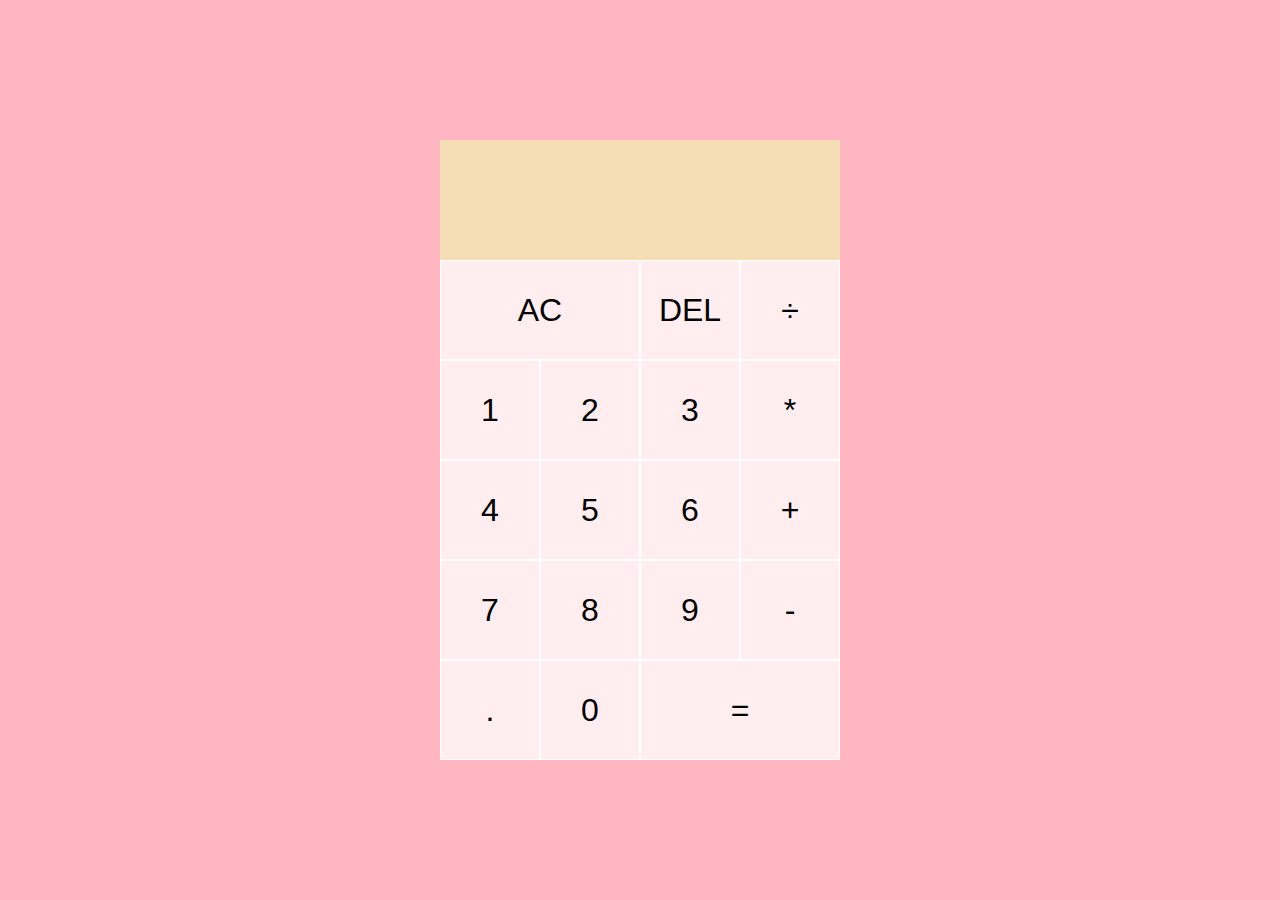
<file: calculator/index.html>
<!DOCTYPE html>
<html lang="en">
<head>
  <meta charset="UTF-8">
  <meta name="viewport" content="width=device-width, initial-scale=1.0">
  <meta http-equiv="X-UA-Compatible" content="ie=edge">
  <title>Calculator</title>
  <link href="style.css" rel="stylesheet">
  
</head>
<body>
  <div class="calculator-grid">
    <div class="output">
      <div data-previous-operand class="previous-operand"></div>
      <div data-current-operand class="current-operand"></div>
    </div>
    <button data-all-clear class="span-two">AC</button>
    <button data-delete>DEL</button>
    <button data-operation>÷</button>
    <button data-number>1</button>
    <button data-number>2</button>
    <button data-number>3</button>
    <button data-operation>*</button>
    <button data-number>4</button>
    <button data-number>5</button>
    <button data-number>6</button>
    <button data-operation>+</button>
    <button data-number>7</button>
    <button data-number>8</button>
    <button data-number>9</button>
    <button data-operation>-</button>
    <button data-number>.</button>
    <button data-number>0</button>
    <button data-equals class="span-two">=</button>
  </div>
  <script src="main.js" defer></script>
</body>
</html>
</file>
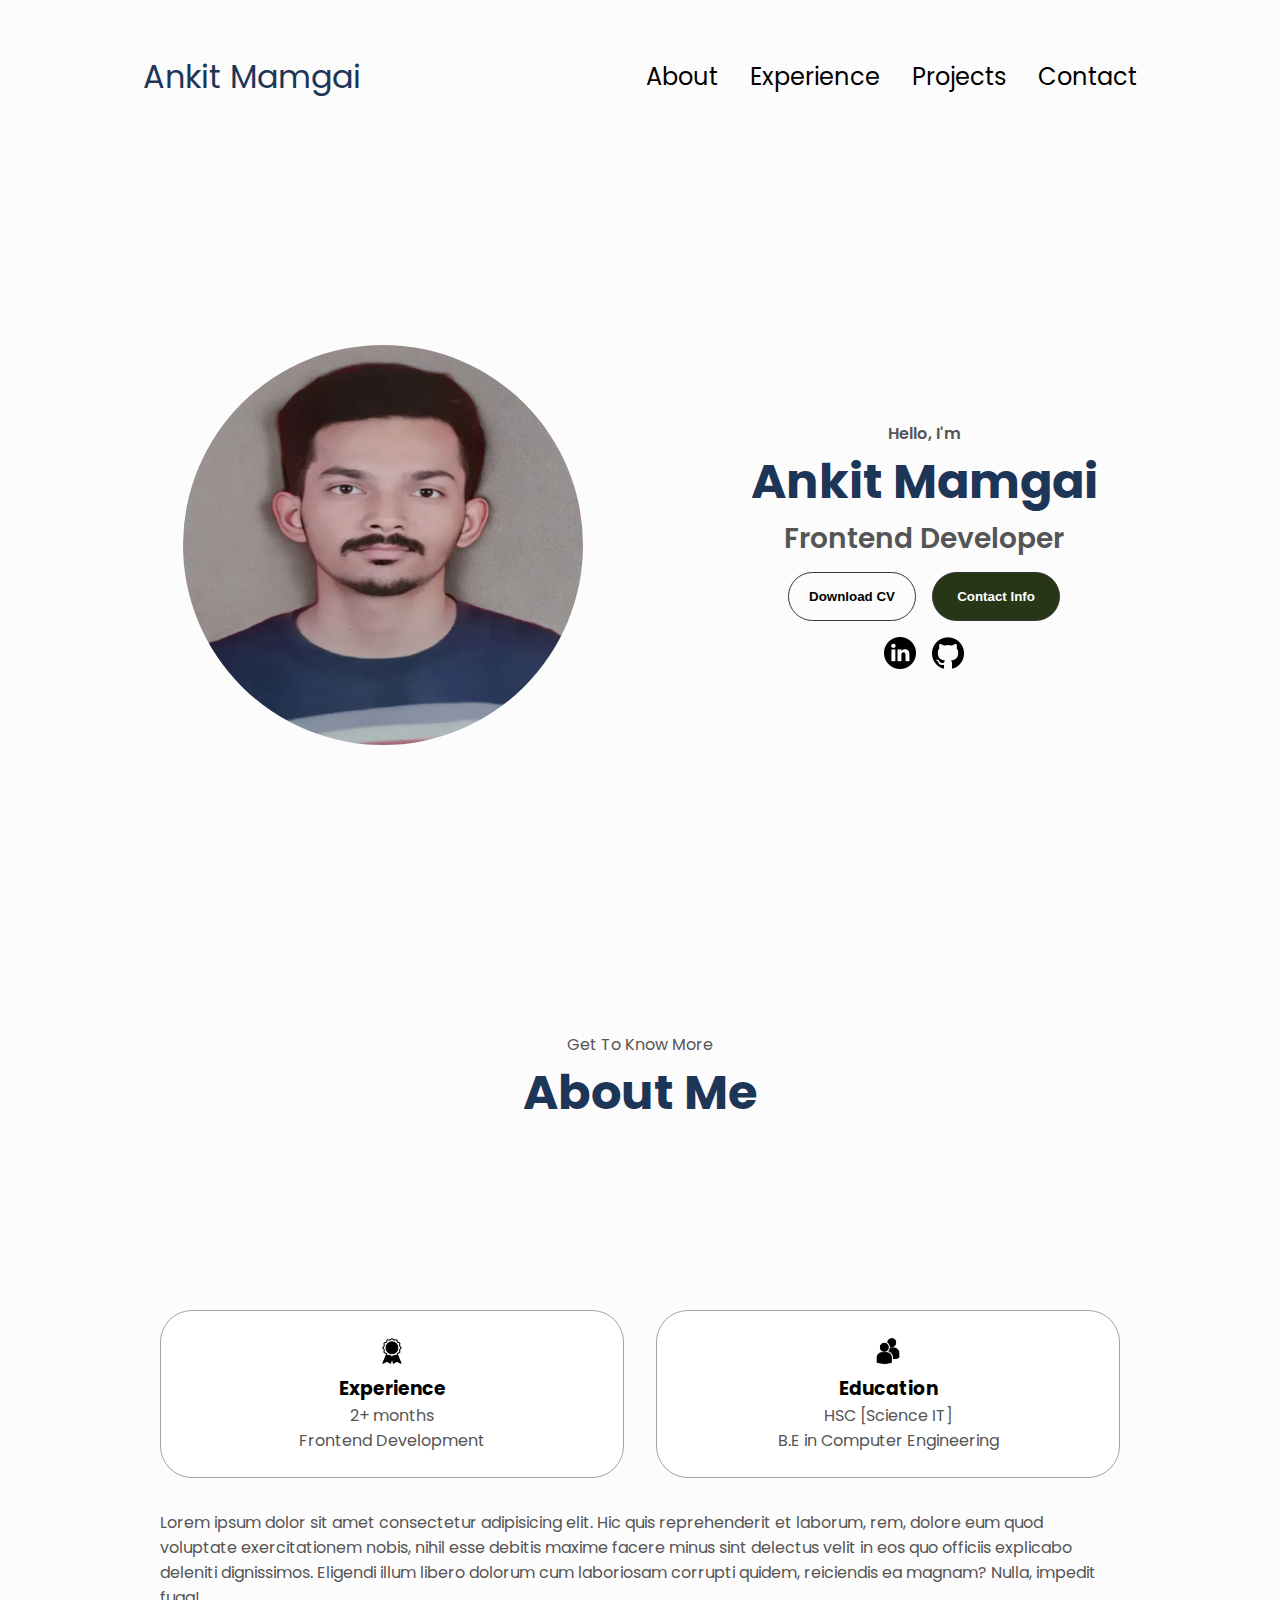
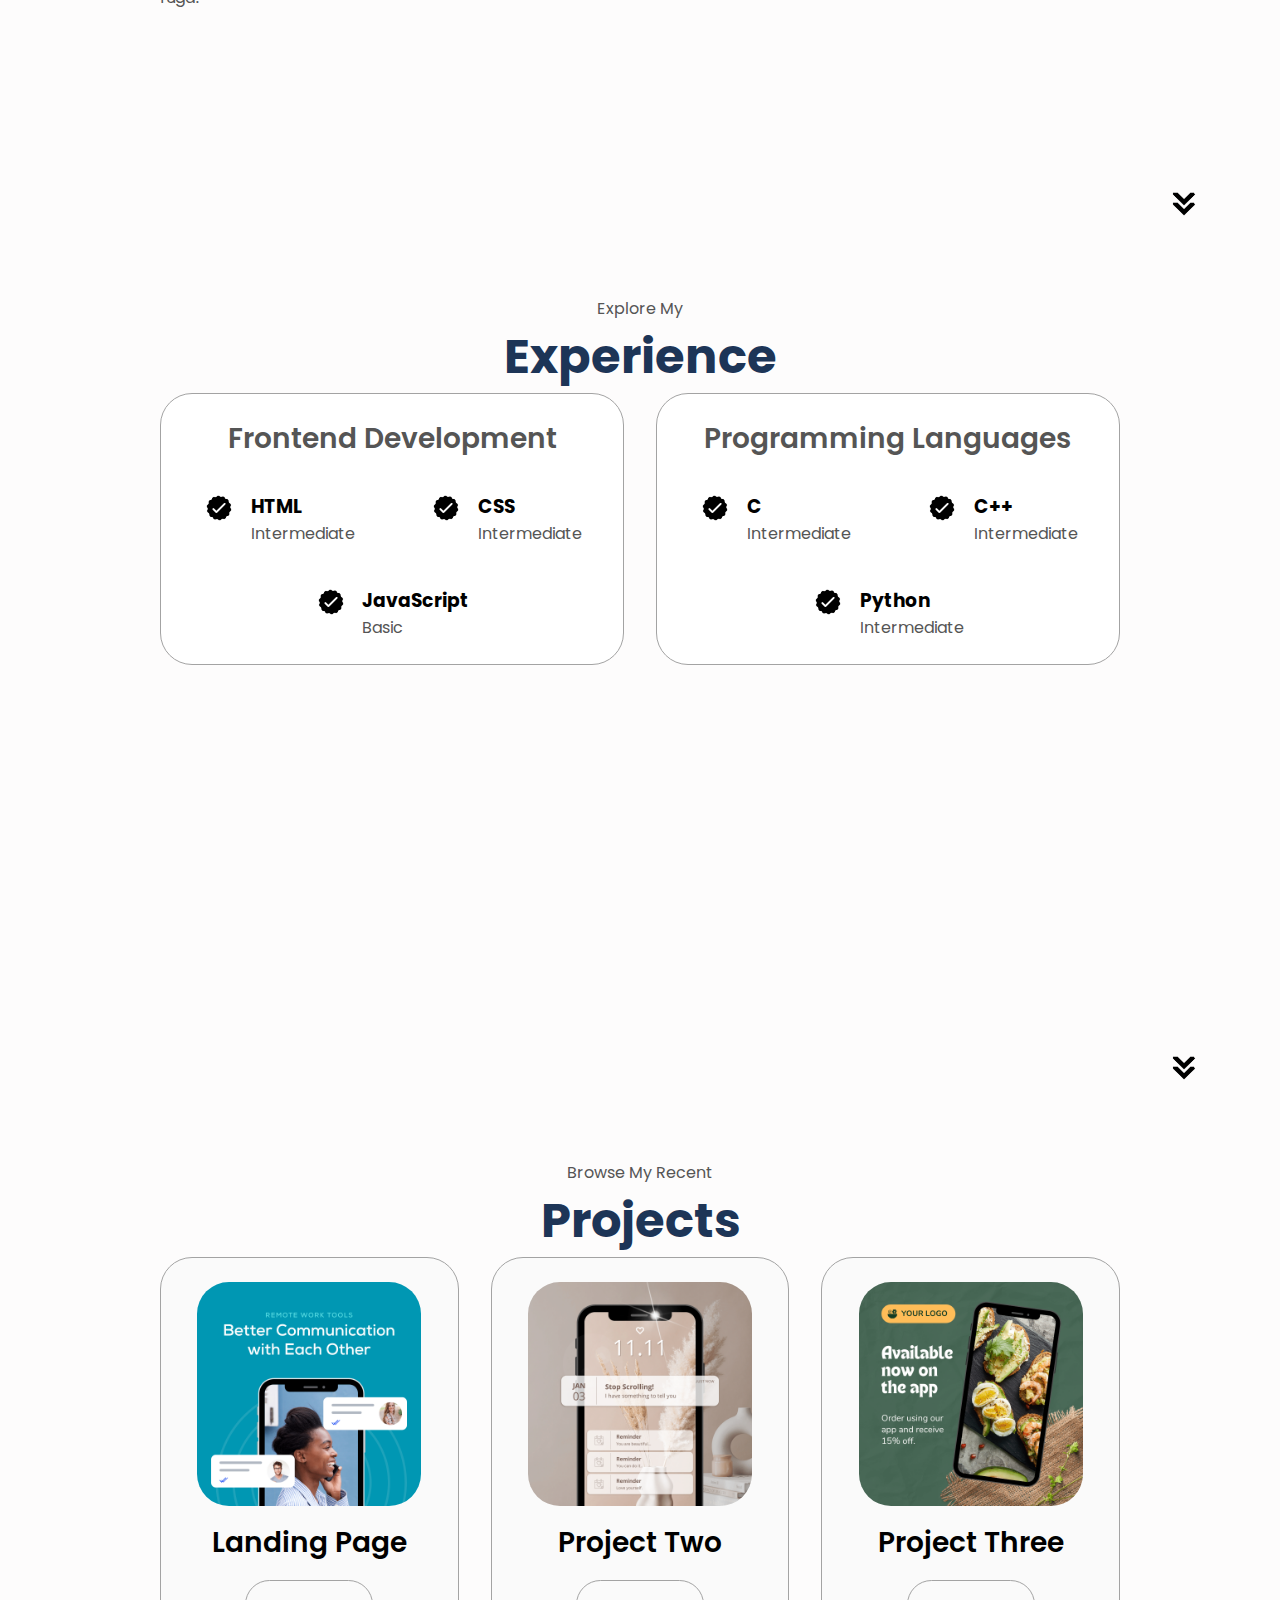
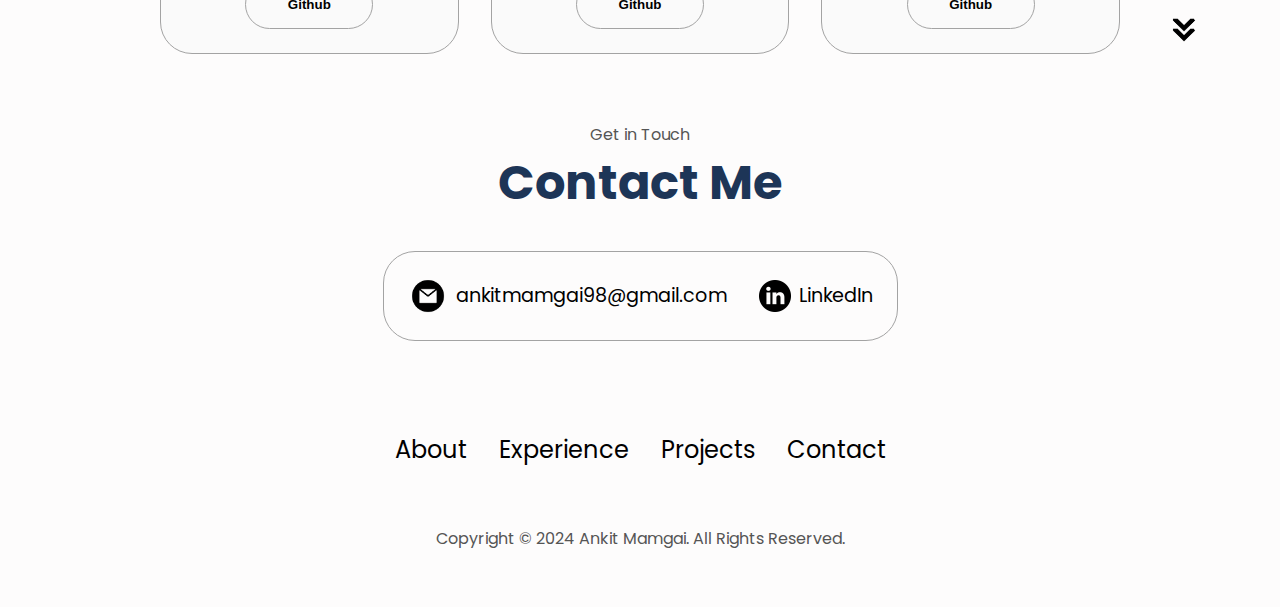
<file: portfolio/index.html>
<!DOCTYPE html>
<html lang="en">
  <head>
    <meta charset="UTF-8" />
    <meta http-equiv="X-UA-Compatible" content="IE=edge" />
    <meta name="viewport" content="width=device-width, initial-scale=1.0" />
    <title>My Portfolio</title>
    <link rel="stylesheet" href="style.css" />
    <link rel="stylesheet" href="mediaqueries.css" />
  </head>
  <body>
    <nav id="desktop-nav">
      <div  id="logo-name">Ankit Mamgai</div>
      <div>
        <ul class="nav-links">
          <li><a href="#about">About</a></li>
          <li><a href="#experience">Experience</a></li>
          <li><a href="#projects">Projects</a></li>
          <li><a href="#contact">Contact</a></li>
        </ul>
      </div>
    </nav>
    <nav id="hamburger-nav">
      <div class="logo">Ankit Mamgai</div>
      <div class="hamburger-menu">
        <div class="hamburger-icon" onclick="toggleMenu()">
          <span></span>
          <span></span>
          <span></span>
        </div>
        <div class="menu-links">
          <li><a href="#about" onclick="toggleMenu()">About</a></li>
          <li><a href="#experience" onclick="toggleMenu()">Experience</a></li>
          <li><a href="#projects" onclick="toggleMenu()">Projects</a></li>
          <li><a href="#contact" onclick="toggleMenu()">Contact</a></li>
        </div>
      </div>
    </nav>
    <section id="profile">
      <div class="section__pic-container">
        <img  class="ankit" src="./asssets/profile-pic.jpeg" alt="profile picture" />
      </div>
      <div class="section__text">
        <p class="section__text__p1">Hello, I'm</p>
        <h1 class="title">Ankit Mamgai</h1>
        <p class="section__text__p2">Frontend Developer</p>
        <div class="btn-container">
          <button
            class="btn btn-color-2"
            onclick="window.open('./asssets/resume-example.pdf')"
          >
            Download CV
          </button>
          <button class="btn btn-color-1" onclick="location.href='./#contact'">
            Contact Info
          </button>
        </div>
        <div id="socials-container">
          <img
            src="./asssets/linkedin.png"
            alt="My LinkedIn profile"
            class="icon"
            onclick="location.href='https://linkedin.com/'"
          />
          <img
            src="./asssets/github.png"
            alt="My Github profile"
            class="icon"
            onclick="location.href='https://github.com/'"
          />
        </div>
      </div>
    </section>
    <section id="about">
      <p class="section__text__p1">Get To Know More</p>
      <h1 class="title">About Me</h1>
      <div class="section-container">
        <!-- <div class="section__pic-container">
          <img
            src="./asssets/about-pic.png"
            alt="Profile picture"
            class="about-pic"
          />
        </div> -->
        <div class="about-details-container">
          <div class="about-containers">
            <div class="details-container">
              <img
                src="./asssets/experience.png"
                alt="Experience icon"
                class="icon"
              />
              <h3>Experience</h3>
              <p>2+ months <br />Frontend Development</p>
            </div>
            <div class="details-container">
              <img
                src="./asssets/education.png"
                alt="Education icon"
                class="icon"
              />
              <h3>Education</h3>
              <p>HSC [Science IT] <br />B.E in Computer Engineering</p>
            </div>
          </div>
          <div class="text-container">
            <p>
              Lorem ipsum dolor sit amet consectetur adipisicing elit. Hic quis
              reprehenderit et laborum, rem, dolore eum quod voluptate
              exercitationem nobis, nihil esse debitis maxime facere minus sint
              delectus velit in eos quo officiis explicabo deleniti dignissimos.
              Eligendi illum libero dolorum cum laboriosam corrupti quidem,
              reiciendis ea magnam? Nulla, impedit fuga!
            </p>
          </div>
        </div>
      </div>
      <img
        src="./asssets/arrow.png"
        alt="Arrow icon"
        class="icon arrow"
        onclick="location.href='./#experience'"
      />
    </section>
    <section id="experience">
      <p class="section__text__p1">Explore My</p>
      <h1 class="title">Experience</h1>
      <div class="experience-details-container">
        <div class="about-containers">
          <div class="details-container">
            <h2 class="experience-sub-title">Frontend Development</h2>
            <div class="article-container">
              <article>
                <img
                  src="./asssets/checkmark.png"
                  alt="Experience icon"
                  class="icon"
                />
                <div>
                  <h3>HTML</h3>
                  <p>Intermediate</p>
                </div>
              </article>
              <article>
                <img
                  src="./asssets/checkmark.png"
                  alt="Experience icon"
                  class="icon"
                />
                <div>
                  <h3>CSS</h3>
                  <p>Intermediate</p>
                </div>
              </article>
             
              <article>
                <img
                  src="./asssets/checkmark.png"
                  alt="Experience icon"
                  class="icon"
                />
                <div>
                  <h3>JavaScript</h3>
                  <p>Basic</p>
                </div>
              </article>
            </div>
          </div>
          <div class="details-container">
            <h2 class="experience-sub-title">Programming Languages</h2>
            <div class="article-container">
              
              <article>
                <img
                src="./asssets/checkmark.png"
                alt="Experience icon"
                class="icon"
              />
                <div>
                  <h3>C</h3>
                  <p>Intermediate</p>
                </div>
              </article>
              <article>
                <img
                  src="./asssets/checkmark.png"
                  alt="Experience icon"
                  class="icon"
                />
                <div>
                  <h3>C++</h3>
                  <p>Intermediate</p>
                </div>
              </article>
              <article>
                <img
                  src="./asssets/checkmark.png"
                  alt="Experience icon"
                  class="icon"
                />
                <div>
                  <h3>Python</h3>
                  <p>Intermediate</p>
                </div>
              </article>
            </div>
          </div>
        </div>
      </div>
      <img
        src="./asssets/arrow.png"
        alt="Arrow icon"
        class="icon arrow"
        onclick="location.href='./#projects'"
      />
    </section>
    <section id="projects">
      <p class="section__text__p1">Browse My Recent</p>
      <h1 class="title">Projects</h1>
      <div class="experience-details-container">
        <div class="about-containers">
          <div class="details-container color-container">
            <div class="article-container">
              <img
                src="./asssets/project-1.png"
                alt="Project 1"
                class="project-img"
              />
            </div>
            <h2 class="experience-sub-title project-title">Landing Page</h2>
            <div class="btn-container">
              <button
                class="btn btn-color-2 project-btn"
                onclick="location.href='https://github.com/'"
              >
                Github
              </button>
            
            </div>
          </div>
          <div class="details-container color-container">
            <div class="article-container">
              <img
                src="./asssets/project-2.png"
                alt="Project 2"
                class="project-img"
              />
            </div>
            <h2 class="experience-sub-title project-title">Project Two</h2>
            <div class="btn-container">
              <button
                class="btn btn-color-2 project-btn"
                onclick="location.href='https://github.com/'"
              >
                Github
              </button>
             
            </div>
          </div>
          <div class="details-container color-container">
            <div class="article-container">
              <img
                src="./asssets/project-3.png"
                alt="Project 3"
                class="project-img"
              />
            </div>
            <h2 class="experience-sub-title project-title">Project Three</h2>
            <div class="btn-container">
              <button
                class="btn btn-color-2 project-btn"
                onclick="location.href='https://github.com/'"
              >
                Github
              </button>
              
            </div>
          </div>
        </div>
      </div>
      <img
        src="./asssets/arrow.png"
        alt="Arrow icon"
        class="icon arrow"
        onclick="location.href='./#contact'"
      />
    </section>
    <section id="contact">
      <p class="section__text__p1">Get in Touch</p>
      <h1 class="title">Contact Me</h1>
      <div class="contact-info-upper-container">
        <div class="contact-info-container">
          <img
            src="./asssets/email.png"
            alt="Email icon"
            class="icon contact-icon email-icon"
          />
          <p><a href="mailto:examplemail@gmail.com">ankitmamgai98@gmail.com</a></p>
        </div>
        <div class="contact-info-container">
          <img
            src="./asssets/linkedin.png"
            alt="LinkedIn icon"
            class="icon contact-icon"
          />
          <p><a href="https://www.linkedin.com">LinkedIn</a></p>
        </div>
      </div>
    </section>

    <footer>
      <nav>
        <div class="nav-links-container">
          <ul class="nav-links">
            <li><a href="#about">About</a></li>
            <li><a href="#experience">Experience</a></li>
            <li><a href="#projects">Projects</a></li>
            <li><a href="#contact">Contact</a></li>
          </ul>
        </div>
      </nav>
      <p>Copyright &#169; 2024 Ankit Mamgai. All Rights Reserved.</p>
    </footer>
    <script src="main.js"></script>
  </body>
</html>
</file>
<file: calculator/style.css>
*, *::before, *::after {
    box-sizing: border-box;
    font-family: Gotham Rounded, sans-serif;
    font-weight: normal;
  }
  
  body {
    padding: 0;
    margin: 0;
    background: lightpink;
  }
  
  .calculator-grid {
    display: grid;
    justify-content: center;
    align-content: center;
    min-height: 100vh;
    grid-template-columns: repeat(4, 100px);
    grid-template-rows: minmax(120px, auto) repeat(5, 100px);
  }
  
  .calculator-grid > button {
    cursor: pointer;
    font-size: 2rem;
    border: 1px solid white;
    outline: none;
    background-color: rgba(255, 255, 255, .75);
  }
  
  .calculator-grid > button:hover {
    background-color: rgba(255, 255, 255, .9);
  }
  
  .span-two {
    grid-column: span 2;
  }
  
  .output {
    grid-column: 1 / -1;
    background-color:wheat;
    display: flex;
    align-items: flex-end;
    justify-content: space-around;
    flex-direction: column;
    padding: 10px;
    word-wrap: break-word;
    word-break: break-all;
  }
  
  .output .previous-operand {
    color: rgba(255, 255, 255, .75);
    font-size: 1.5rem;
  }
  
  .output .current-operand {
    color: white;
    font-size: 2.5rem;
  }
</file>
<file: portfolio/style.css>
/* GENERAL */

@import url("https://fonts.googleapis.com/css2?family=Poppins:wght@300;400;500;600&display=swap");

* {
  margin: 0;
  padding: 0;
}

body {
  font-family: "Poppins", sans-serif;
  background-color:rgb(253, 252, 252);
}

html {
  scroll-behavior: smooth;
}
.title{
color: #1D3557;
}

p {
  color: rgb(85, 85, 85);
}
#logo-name{
  color:#1D3557;
  font-size: 2rem;
}

/* TRANSITION */

a,
.btn {
  transition: all 300ms ease;
}

/* DESKTOP NAV */

nav,
.nav-links {
  display: flex;
}

nav {
  justify-content: space-around;
  align-items: center;
  height: 17vh;
}

.nav-links {
  gap: 2rem;
  list-style: none;
  font-size: 1.5rem;
}

a {
  color: black;
  text-decoration: none;
  text-decoration-color: white;
}

a:hover {
  color:#1D3557;
  text-decoration: underline;
  text-underline-offset: 1rem;
  text-decoration-color: #1D3557;
}

.logo {
  font-size: 2rem;
}

.logo:hover {
  cursor: default;
}

/* HAMBURGER MENU */

#hamburger-nav {
  display: none;
}

.hamburger-menu {
  position: relative;
  display: inline-block;
}

.hamburger-icon {
  display: flex;
  flex-direction: column;
  justify-content: space-between;
  height: 24px;
  width: 30px;
  cursor: pointer;
}

.hamburger-icon span {
  width: 100%;
  height: 2px;
  background-color: black;
  transition: all 0.3 ease-in-out;
}

.menu-links {
  position: absolute;
  top: 100%;
  right: 0;
  background-color:#F1FAEE;
  width: fit-content;
  max-height: 0;
  overflow: hidden;
  transition: all 0.3 ease-in-out;
}

.menu-links a {
  display: block;
  padding: 10px;
  text-align: center;
  font-size: 1.5rem;
  color: black;
  text-decoration: none;
  transition: all 0.3 ease-in-out;
}

.menu-links li {
  list-style: none;
}

.menu-links.open {
  max-height: 300px;
}

.hamburger-icon.open span:first-child {
  transform: rotate(45deg) translate(10px, 5px);
}

.hamburger-icon.open span:nth-child(2) {
  opacity: 0;
}

.hamburger-icon.open span:last-child {
  transform: rotate(-45deg) translate(10px, -5px);
}

.hamburger-icon span:first-child {
  transform: none;
}

.hamburger-icon span:first-child {
  opacity: 1;
}

.hamburger-icon span:first-child {
  transform: none;
}

/* SECTIONS */

section {
  padding-top: 4vh;
  height: 96vh;
  margin: 0 10rem;
  box-sizing: border-box;
  min-height: fit-content;
}

.section-container {
  display: flex;
}

/* PROFILE SECTION */

.ankit
{
  
    display: flex;
    height: 400px;
    width: 400px;
    margin: auto 0;
    border-radius: 50%;
}

#profile {
  display: flex;
  justify-content: center;
  gap: 10.5rem;
  height: 80vh;
}

.section__pic-container {
  display: flex;
  height: 400px;
  width: 400px;
  margin: auto 0;
}

.section__text {
  align-self: center;
  text-align: center;
}

.section__text p {
  font-weight: 600;
}

.section__text__p1 {
  text-align: center;
}

.section__text__p2 {
  font-size: 1.75rem;
  margin-bottom: 0.75rem;
}

.title {
  font-size: 3rem;
  text-align: center;
}

#socials-container {
  display: flex;
  justify-content: center;
  margin-top: 1rem;
  gap: 1rem;
}

/* ICONS */

.icon {
  cursor: pointer;
  height: 2rem;
}

/* BUTTONS */

.btn-container {
  display: flex;
  justify-content: center;
  gap: 1rem;
}

.btn {
  font-weight: 600;
  transition: all 300ms ease;
  padding: 1rem;
  width: 8rem;
  border-radius: 2rem;
}

.btn-color-1,
.btn-color-2 {
  border: rgb(53, 53, 53) 0.1rem solid;
}

.btn-color-1:hover,
.btn-color-2:hover {
  cursor: pointer;
}

.btn-color-1,
.btn-color-2:hover {
  background: #283618;
  color: white;
}

.btn-color-1:hover {
  background: #606C38;
}

.btn-color-2 {
  background: none;
}

.btn-color-2:hover {
  border: rgb(255, 255, 255) 0.1rem solid;
}

.btn-container {
  gap: 1rem;
}

/* ABOUT SECTION */

#about {
  position: relative;
}

.about-containers {
  gap: 2rem;
  margin-bottom: 2rem;
}

.about-details-container {
  justify-content: center;
  flex-direction: column;
}

.about-containers,
.about-details-container {
  display: flex;
}

.about-pic {
  border-radius: 2rem;
}

.arrow {
  position: absolute;
  right: -5rem;
  bottom: 2.5rem;
}

.details-container {
  padding: 1.5rem;
  flex: 1;
  background: white;
  border-radius: 2rem;
  border: rgb(53, 53, 53) 0.1rem solid;
  border-color: rgb(163, 163, 163);
  text-align: center;
}

.section-container {
  gap: 4rem;
  height: 80%;
}

.section__pic-container {
  height: 400px;
  width: 400px;
  margin: auto 0;
}
/* EXPERIENCE */
#experience{
  position: relative;
}

.experience-sub-title {
  color: rgb(85, 85, 85);
  font-weight: 600;
  font-size: 1.75rem;
  margin-bottom: 2rem;
}

.experience-details-container {
  display: flex;
  justify-content: center;
  flex-direction: column;
}

.article-container {
  display: flex;
  text-align: initial;
  flex-wrap: wrap;
  flex-direction: row;
  gap: 2.5rem;
  justify-content: space-around;
}

article {
  display: flex;
  width: 10rem;
  justify-content: space-around;
  gap: 0.5rem;
}

article .icon {
  cursor: default;
}

#contact {
  display: flex;
  justify-content: center;
  flex-direction: column;
  height: 70vh;
}

.contact-info-upper-container {
  display: flex;
  justify-content: center;
  border-radius: 2rem;
  border: rgb(53, 53, 53) 0.1rem solid;
  border-color: rgb(163, 163, 163);
  background: (250, 250, 250);
  margin: 2rem auto;
  padding: 0.5rem;
}

.contact-info-container {
  display: flex;
  align-items: center;
  justify-content: center;
  gap: 0.5rem;
  margin: 1rem;
}

.contact-info-container p {
  font-size: larger;
}

.contact-icon {
  cursor: default;
}

.email-icon {
  height: 2.5rem;
}
#projects {
  position: relative;
}

.color-container {
  border-color: rgb(163, 163, 163);
  background: rgb(250, 250, 250);
}

.project-img {
  border-radius: 2rem;
  width: 90%;
  height: 90%;
}

.project-title {
  margin: 1rem;
  color: black;
}

.project-btn {
  color: black;
  border-color: rgb(163, 163, 163);
}


/* FOOTER SECTION */

footer {
  height: 26vh;
  margin: 0 1rem;
}

footer p {
  text-align: center;
}
</file>
<file: portfolio/mediaqueries.css>
@media screen and (max-width: 1400px) {
  #profile {
    height: 83vh;
    margin-bottom: 6rem;
  }
  .about-containers {
    flex-wrap: wrap;
  }
  #contact,
  #projects {
    height: fit-content;
  }
}

@media screen and (max-width: 1200px) {
  #desktop-nav {
    display: none;
  }
  #hamburger-nav {
    display: flex;
  }
  #experience,
  .experience-details-container {
    margin-top: 2rem;
  }
  #profile,
  .section-container {
    display: block;
  }
  .arrow {
    display: none;
  }
  section,
  .section-container {
    height: fit-content;
  }
  section {
    margin: 0 5%;
  }
  .section__pic-container {
    width: 275px;
    height: 275px;
    margin: 0 auto 2rem;
  }
  .about-containers {
    margin-top: 0;
  }
}

@media screen and (max-width: 600px) {
  #contact,
  footer {
    height: 40vh;
  }
  #profile {
    height: 83vh;
    margin-bottom: 0;
  }
  article {
    font-size: 1rem;
  }
  footer nav {
    height: fit-content;
    margin-bottom: 2rem;
  }
  .about-containers,
  .contact-info-upper-container,
  .btn-container {
    flex-wrap: wrap;
  }
  .contact-info-container {
    margin: 0;
  }
  .contact-info-container p,
  .nav-links li a {
    font-size: 1rem;
  }
  .experience-sub-title {
    font-size: 1.25rem;
  }
  .logo {
    font-size: 1.5rem;
  }
  .nav-links {
    flex-direction: column;
    gap: 0.5rem;
    text-align: center;
  }
  .section__pic-container {
    width: auto;
    height: 46vw;
    justify-content: center;
  }
  .section__text__p2 {
    font-size: 1.25rem;
  }
  .title {
    font-size: 2rem;
  }
  .text-container {
    text-align: justify;
  }
}
</file>
